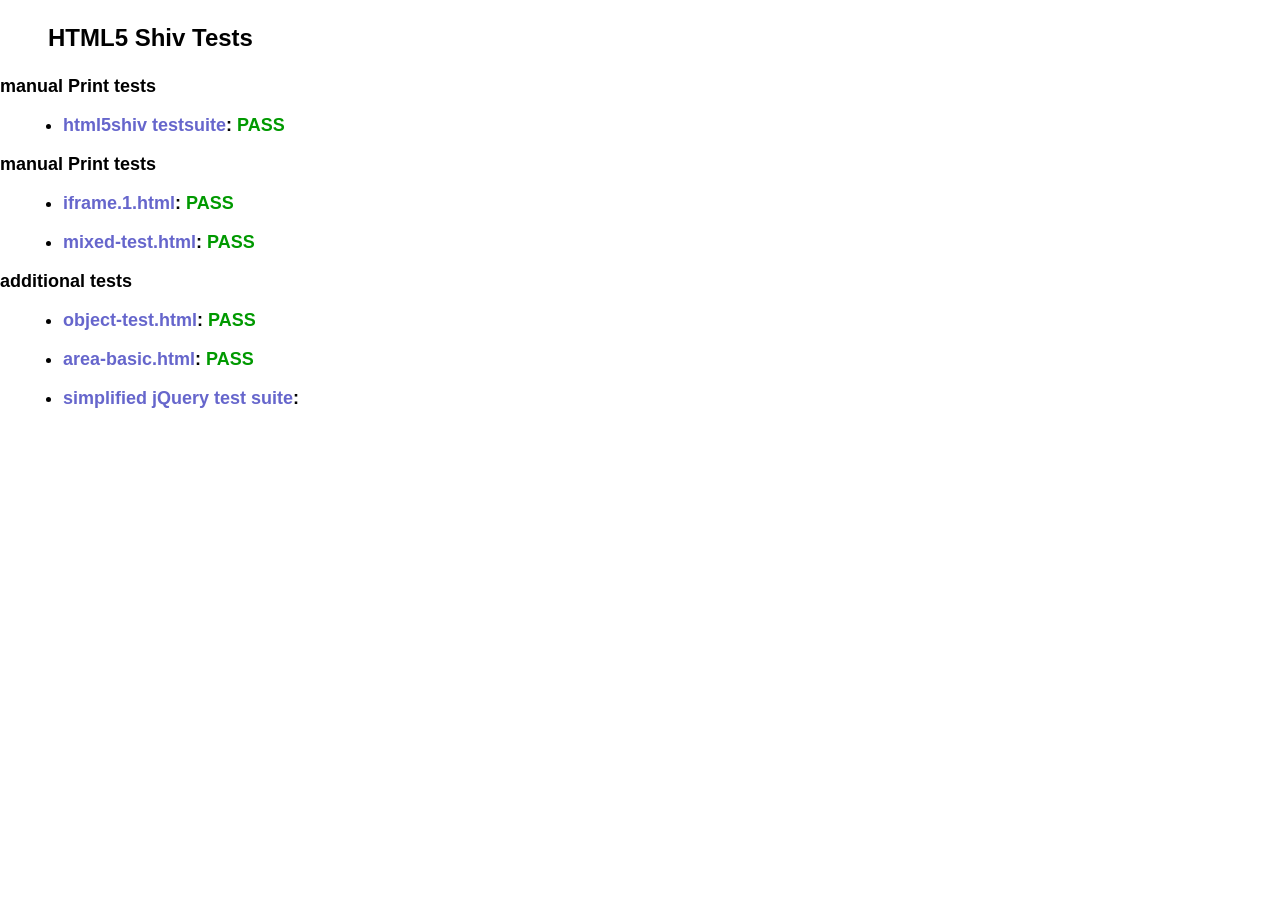
<file: ie/html5shiv/test/index.html>
<!doctype html>
<html>
	<head>
		<meta charset="utf-8">
		<title>IE&lt;9 HTML5 Shiv Tests</title>
		<link rel="stylesheet" href="style.css">
		<script src="../src/html5shiv-printshiv.js"></script>
	</head>
	<body>
		<h1>
			HTML5 Shiv Tests
		</h1>
		<h2>manual Print tests</h2>
		<ul>
			<li>
				<a href="html5shiv.html">html5shiv testsuite</a>: <span class="pass">PASS</span>
			</li>
			
		</ul>
		<h2>manual Print tests</h2>
		<ul>
			<li>
				<a href="iframe.1.html">iframe.1.html</a>: <span class="pass">PASS</span>
			</li>
			<li>
				<a href="mixed-test.html">mixed-test.html</a>: <span class="pass">PASS</span>
			</li>
			
		</ul>
		<h2>additional tests</h2>
		<ul>
			
			<li>
				<a href="object-test.html">object-test.html</a>: <span class="pass">PASS</span>
			</li>
			
			<li>
				<a href="highcharts/area-basic.html">area-basic.html</a>: <span class="pass">PASS</span>
			</li>
			<li>
				<a href="jquery-1.7.1/index.html">simplified jQuery test suite</a>:
			</li>
		</ul>
	<body>
</html>
</file>
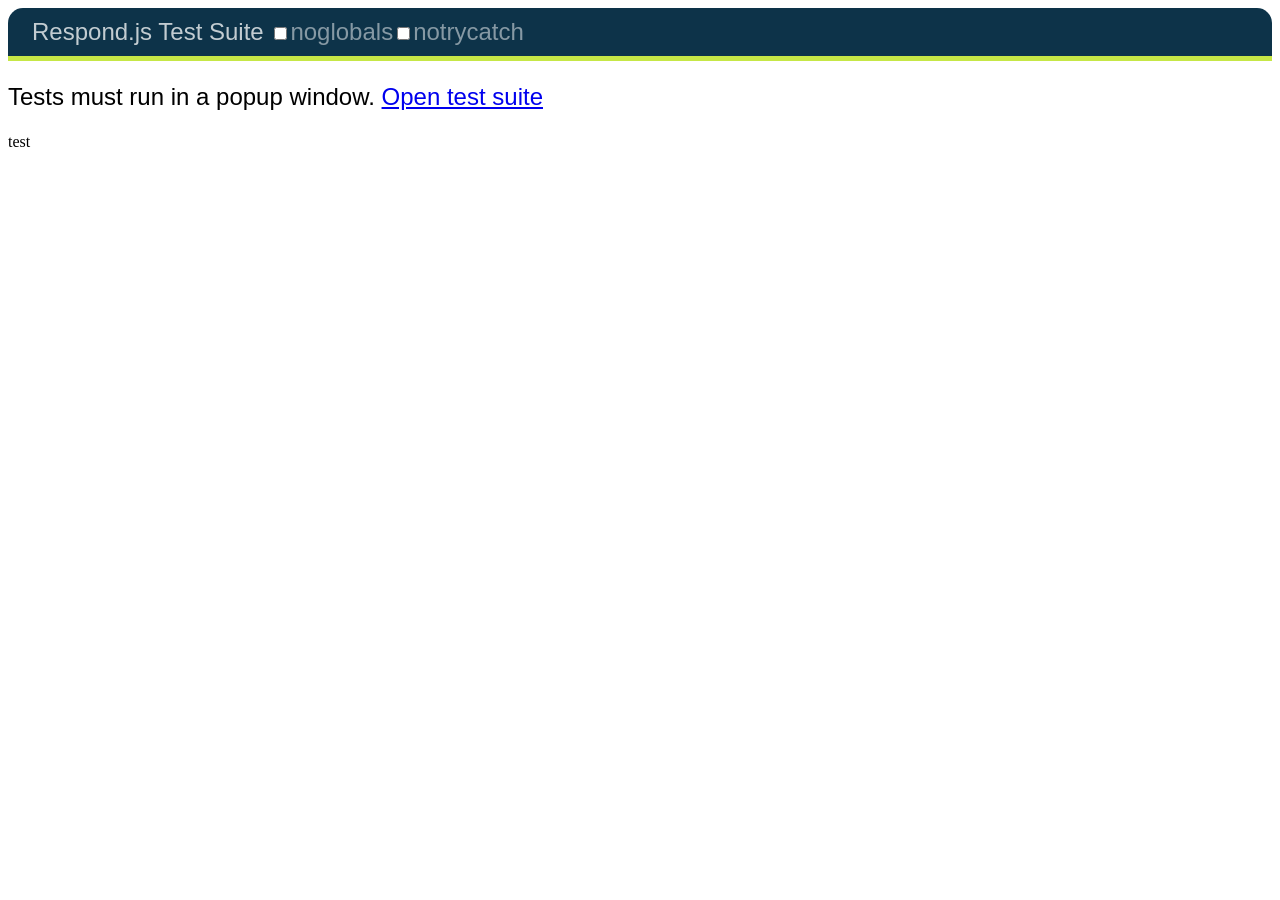
<file: ie/Respond-1.4.2/test/unit/index.html>
<!DOCTYPE html>
<html>
<head>
	<meta charset="utf-8" />
	<title>Respond.js Test Suite</title>
	<link rel="stylesheet" href="qunit/qunit.css" media="screen">
	<script src="qunit/qunit.js"></script>
	<link href="test.css" rel="stylesheet" />
	<link href="test2.css" media="screen and (min-width: 950px)" rel="stylesheet" />
	<link href="test3.css" media="screen and (min-width: 68.75em)" rel="stylesheet" />
	<script src="../../dest/respond.src.js"></script>
	<script src="tests.js"></script>

</head>
<body>
	<h1 id="qunit-header">Respond.js Test Suite</h1>
	<h2 id="qunit-banner"></h2>
	<div id="qunit-testrunner-toolbar"></div>
	<h2 id="qunit-userAgent"></h2>
	<ol id="qunit-tests"></ol>
	
	<!-- tests must run in new window -->
	<div id="launcher"></div>
	
	<!-- elem for applying css via queries -->
	<div id="testelem" class="foo">test</div>
	
</body>
</html>
</file>
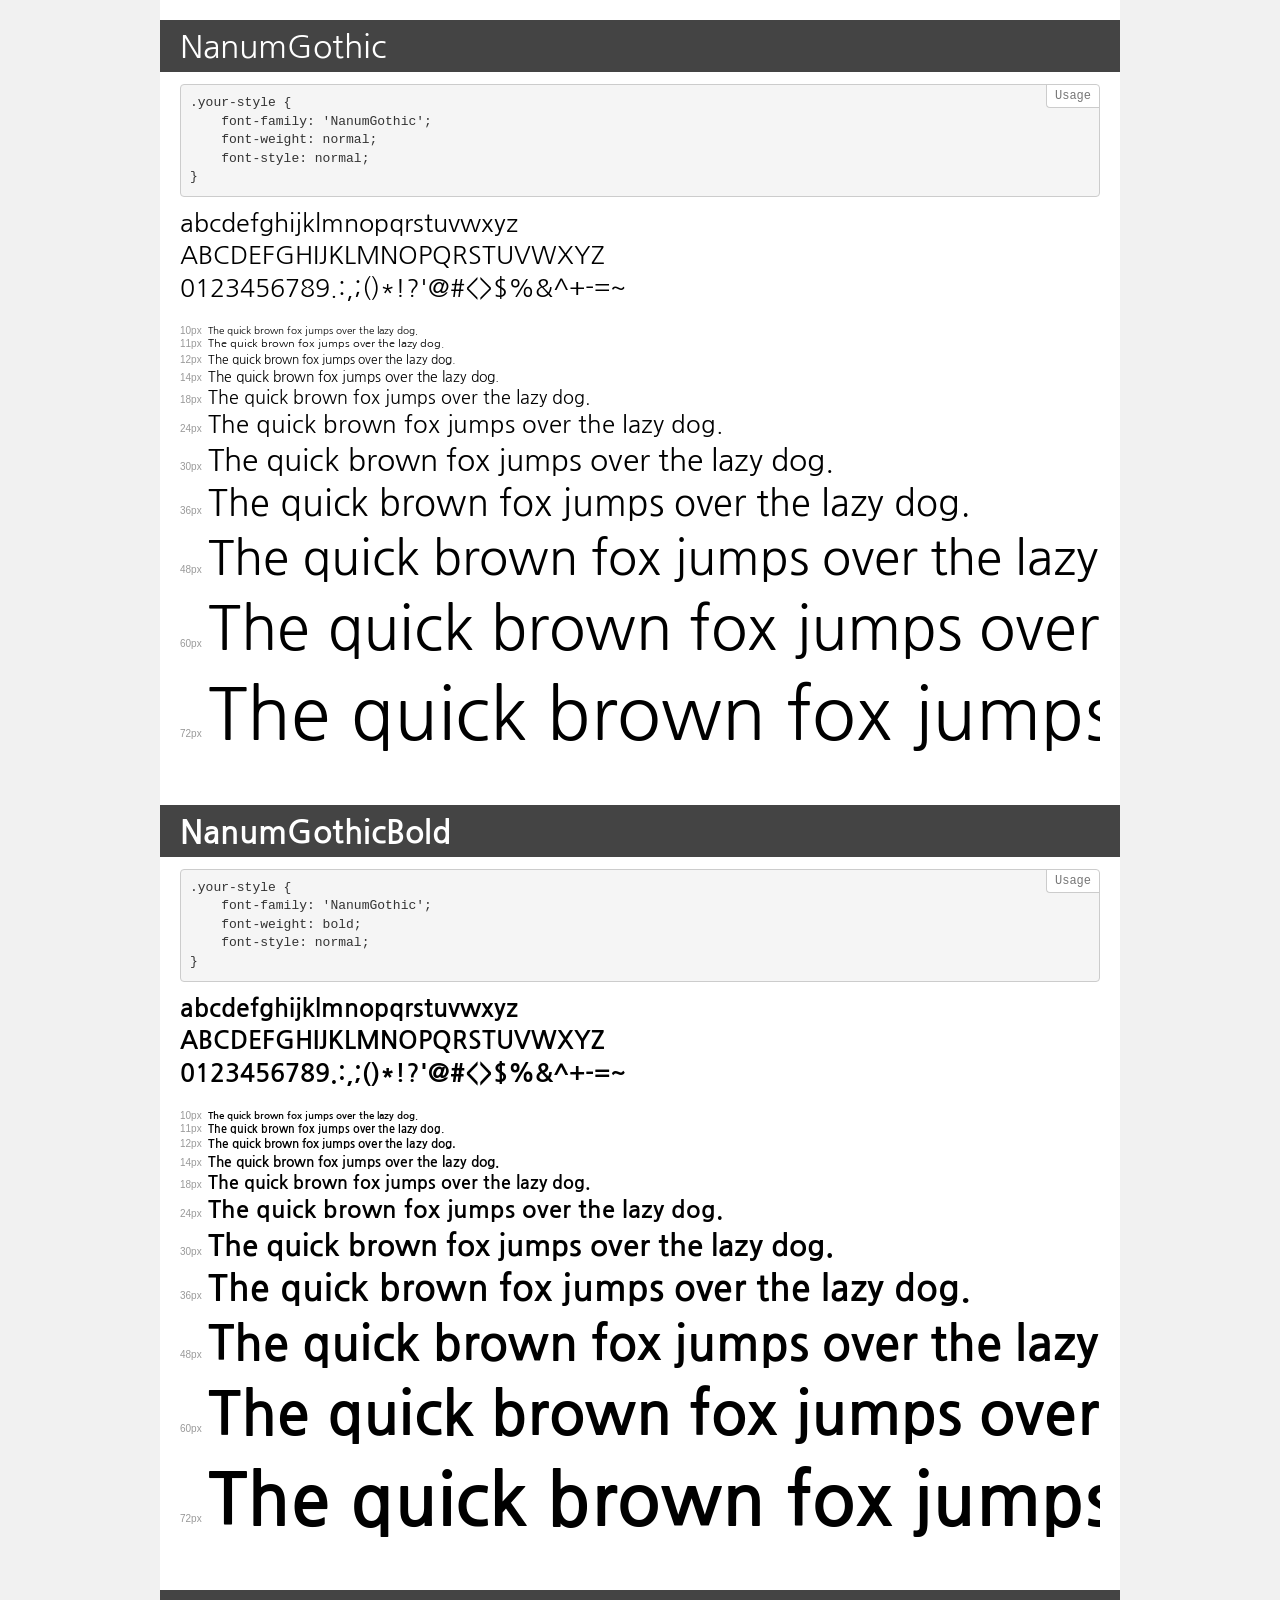
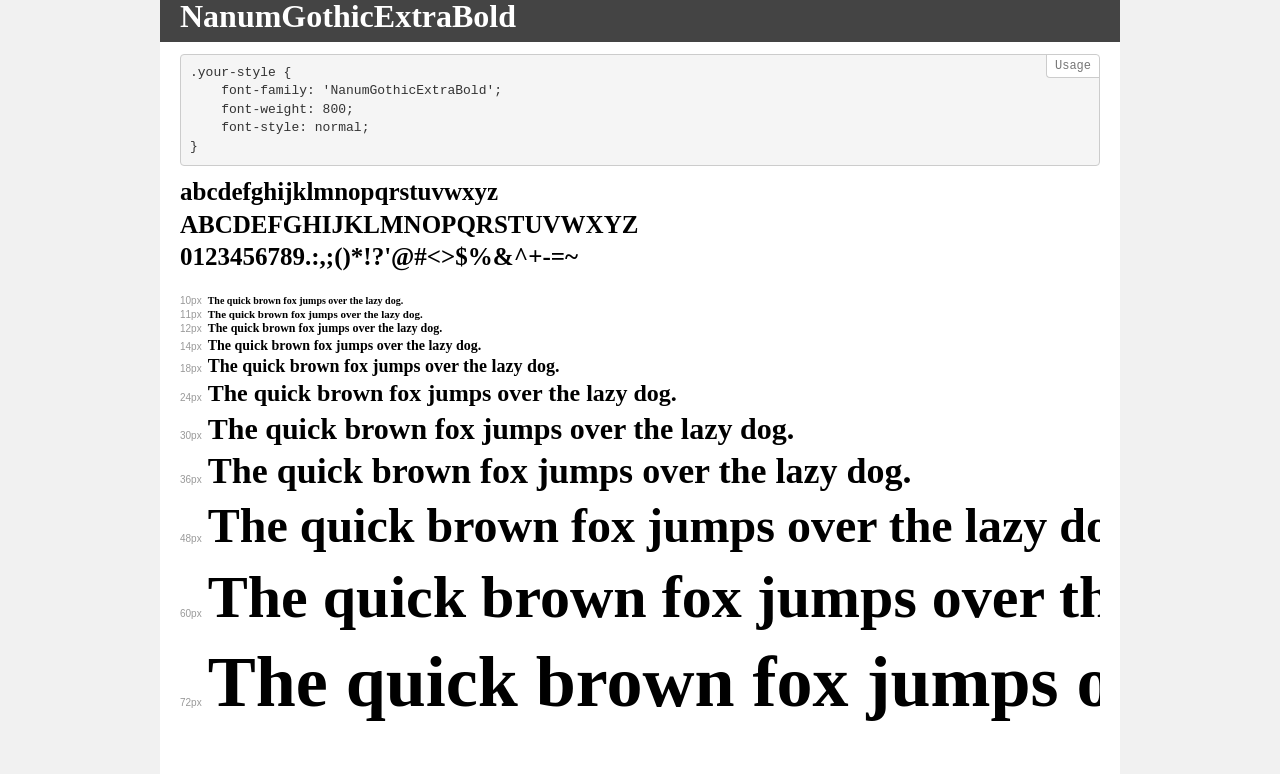
<file: font/demo.html>
<!DOCTYPE html>
<html>
<head>
    <meta charset="utf-8">
    <meta http-equiv="X-UA-Compatible" content="IE=edge">
    <meta name="viewport" content="width=device-width, initial-scale=1">
    <meta name="robots" content="noindex, noarchive">
    <meta name="format-detection" content="telephone=no">
    <title>Transfonter demo</title>
    <link href="stylesheet.css" rel="stylesheet">
    <style>
        /*
        http://meyerweb.com/eric/tools/css/reset/
        v2.0 | 20110126
        License: none (public domain)
        */
        html, body, div, span, applet, object, iframe,
        h1, h2, h3, h4, h5, h6, p, blockquote, pre,
        a, abbr, acronym, address, big, cite, code,
        del, dfn, em, img, ins, kbd, q, s, samp,
        small, strike, strong, sub, sup, tt, var,
        b, u, i, center,
        dl, dt, dd, ol, ul, li,
        fieldset, form, label, legend,
        table, caption, tbody, tfoot, thead, tr, th, td,
        article, aside, canvas, details, embed,
        figure, figcaption, footer, header, hgroup,
        menu, nav, output, ruby, section, summary,
        time, mark, audio, video {
            margin: 0;
            padding: 0;
            border: 0;
            font-size: 100%;
            font: inherit;
            vertical-align: baseline;
        }
        /* HTML5 display-role reset for older browsers */
        article, aside, details, figcaption, figure,
        footer, header, hgroup, menu, nav, section {
            display: block;
        }
        body {
            line-height: 1;
        }
        ol, ul {
            list-style: none;
        }
        blockquote, q {
            quotes: none;
        }
        blockquote:before, blockquote:after,
        q:before, q:after {
            content: '';
            content: none;
        }
        table {
            border-collapse: collapse;
            border-spacing: 0;
        }
        /* common styles */
        body {
            background: #f1f1f1;
            color: #000;
        }
        .page {
            background: #fff;
            width: 920px;
            margin: 0 auto;
            padding: 20px 20px 0 20px;
            overflow: hidden;
        }
        .font-container {
            overflow-x: auto;
            overflow-y: hidden;
            margin-bottom: 40px;
            line-height: 1.3;
            white-space: nowrap;
            padding-bottom: 5px;
        }
        h1 {
            position: relative;
            background: #444;
            font-size: 32px;
            color: #fff;
            padding: 10px 20px;
            margin: 0 -20px 12px -20px;
        }
        .letters {
            font-size: 25px;
            margin-bottom: 20px;
        }
        .s10:before {
            content: '10px';
        }
        .s11:before {
            content: '11px';
        }
        .s12:before {
            content: '12px';
        }
        .s14:before {
            content: '14px';
        }
        .s18:before {
            content: '18px';
        }
        .s24:before {
            content: '24px';
        }
        .s30:before {
            content: '30px';
        }
        .s36:before {
            content: '36px';
        }
        .s48:before {
            content: '48px';
        }
        .s60:before {
            content: '60px';
        }
        .s72:before {
            content: '72px';
        }
        .s10:before, .s11:before, .s12:before, .s14:before,
        .s18:before, .s24:before, .s30:before, .s36:before,
        .s48:before, .s60:before, .s72:before {
            font-family: Arial, sans-serif;
            font-size: 10px;
            font-weight: normal;
            font-style: normal;
            color: #999;
            padding-right: 6px;
        }
        pre {
            display: block;
            position: relative;
            padding: 9px;
            margin: 0 0 10px;
            font-family: Monaco, Menlo, Consolas, "Courier New", monospace !important;
            font-size: 13px;
            line-height: 1.428571429;
            color: #333;
            font-weight: normal !important;
            font-style: normal !important;
            background-color: #f5f5f5;
            border: 1px solid #ccc;
            overflow-x: auto;
            border-radius: 4px;
        }
        pre:after {
            display: block;
            position: absolute;
            right: 0;
            top: 0;
            content: 'Usage';
            line-height: 1;
            padding: 5px 8px;
            font-size: 12px;
            color: #767676;
            background-color: #fff;
            border: 1px solid #ccc;
            border-right: none;
            border-top: none;
            border-radius: 0 4px 0 4px;
            z-index: 10;
        }
        /* responsive */
        @media (max-width: 959px) {
            .page {
                width: auto;
                margin: 0;
            }
        }
    </style>
</head>
<body>
<div class="page">
    <div class="demo" style="font-family: 'NanumGothic'; font-weight: normal; font-style: normal;">
        <h1>NanumGothic</h1>
        <pre>.your-style {
    font-family: 'NanumGothic';
    font-weight: normal;
    font-style: normal;
}</pre>
        <div class="font-container">
            <p class="letters">
                abcdefghijklmnopqrstuvwxyz<br>
ABCDEFGHIJKLMNOPQRSTUVWXYZ<br>
                0123456789.:,;()*!?'@#<>$%&^+-=~
            </p>
            <p class="s10" style="font-size: 10px;">The quick brown fox jumps over the lazy dog.</p>
            <p class="s11" style="font-size: 11px;">The quick brown fox jumps over the lazy dog.</p>
            <p class="s12" style="font-size: 12px;">The quick brown fox jumps over the lazy dog.</p>
            <p class="s14" style="font-size: 14px;">The quick brown fox jumps over the lazy dog.</p>
            <p class="s18" style="font-size: 18px;">The quick brown fox jumps over the lazy dog.</p>
            <p class="s24" style="font-size: 24px;">The quick brown fox jumps over the lazy dog.</p>
            <p class="s30" style="font-size: 30px;">The quick brown fox jumps over the lazy dog.</p>
            <p class="s36" style="font-size: 36px;">The quick brown fox jumps over the lazy dog.</p>
            <p class="s48" style="font-size: 48px;">The quick brown fox jumps over the lazy dog.</p>
            <p class="s60" style="font-size: 60px;">The quick brown fox jumps over the lazy dog.</p>
            <p class="s72" style="font-size: 72px;">The quick brown fox jumps over the lazy dog.</p>
        </div>
    </div>
    <div class="demo" style="font-family: 'NanumGothic'; font-weight: bold; font-style: normal;">
        <h1>NanumGothicBold</h1>
        <pre>.your-style {
    font-family: 'NanumGothic';
    font-weight: bold;
    font-style: normal;
}</pre>
        <div class="font-container">
            <p class="letters">
                abcdefghijklmnopqrstuvwxyz<br>
ABCDEFGHIJKLMNOPQRSTUVWXYZ<br>
                0123456789.:,;()*!?'@#<>$%&^+-=~
            </p>
            <p class="s10" style="font-size: 10px;">The quick brown fox jumps over the lazy dog.</p>
            <p class="s11" style="font-size: 11px;">The quick brown fox jumps over the lazy dog.</p>
            <p class="s12" style="font-size: 12px;">The quick brown fox jumps over the lazy dog.</p>
            <p class="s14" style="font-size: 14px;">The quick brown fox jumps over the lazy dog.</p>
            <p class="s18" style="font-size: 18px;">The quick brown fox jumps over the lazy dog.</p>
            <p class="s24" style="font-size: 24px;">The quick brown fox jumps over the lazy dog.</p>
            <p class="s30" style="font-size: 30px;">The quick brown fox jumps over the lazy dog.</p>
            <p class="s36" style="font-size: 36px;">The quick brown fox jumps over the lazy dog.</p>
            <p class="s48" style="font-size: 48px;">The quick brown fox jumps over the lazy dog.</p>
            <p class="s60" style="font-size: 60px;">The quick brown fox jumps over the lazy dog.</p>
            <p class="s72" style="font-size: 72px;">The quick brown fox jumps over the lazy dog.</p>
        </div>
    </div>
    <div class="demo" style="font-family: 'NanumGothicExtraBold'; font-weight: 800; font-style: normal;">
        <h1>NanumGothicExtraBold</h1>
        <pre>.your-style {
    font-family: 'NanumGothicExtraBold';
    font-weight: 800;
    font-style: normal;
}</pre>
        <div class="font-container">
            <p class="letters">
                abcdefghijklmnopqrstuvwxyz<br>
ABCDEFGHIJKLMNOPQRSTUVWXYZ<br>
                0123456789.:,;()*!?'@#<>$%&^+-=~
            </p>
            <p class="s10" style="font-size: 10px;">The quick brown fox jumps over the lazy dog.</p>
            <p class="s11" style="font-size: 11px;">The quick brown fox jumps over the lazy dog.</p>
            <p class="s12" style="font-size: 12px;">The quick brown fox jumps over the lazy dog.</p>
            <p class="s14" style="font-size: 14px;">The quick brown fox jumps over the lazy dog.</p>
            <p class="s18" style="font-size: 18px;">The quick brown fox jumps over the lazy dog.</p>
            <p class="s24" style="font-size: 24px;">The quick brown fox jumps over the lazy dog.</p>
            <p class="s30" style="font-size: 30px;">The quick brown fox jumps over the lazy dog.</p>
            <p class="s36" style="font-size: 36px;">The quick brown fox jumps over the lazy dog.</p>
            <p class="s48" style="font-size: 48px;">The quick brown fox jumps over the lazy dog.</p>
            <p class="s60" style="font-size: 60px;">The quick brown fox jumps over the lazy dog.</p>
            <p class="s72" style="font-size: 72px;">The quick brown fox jumps over the lazy dog.</p>
        </div>
    </div>
</div>
</body>
</html>
</file>
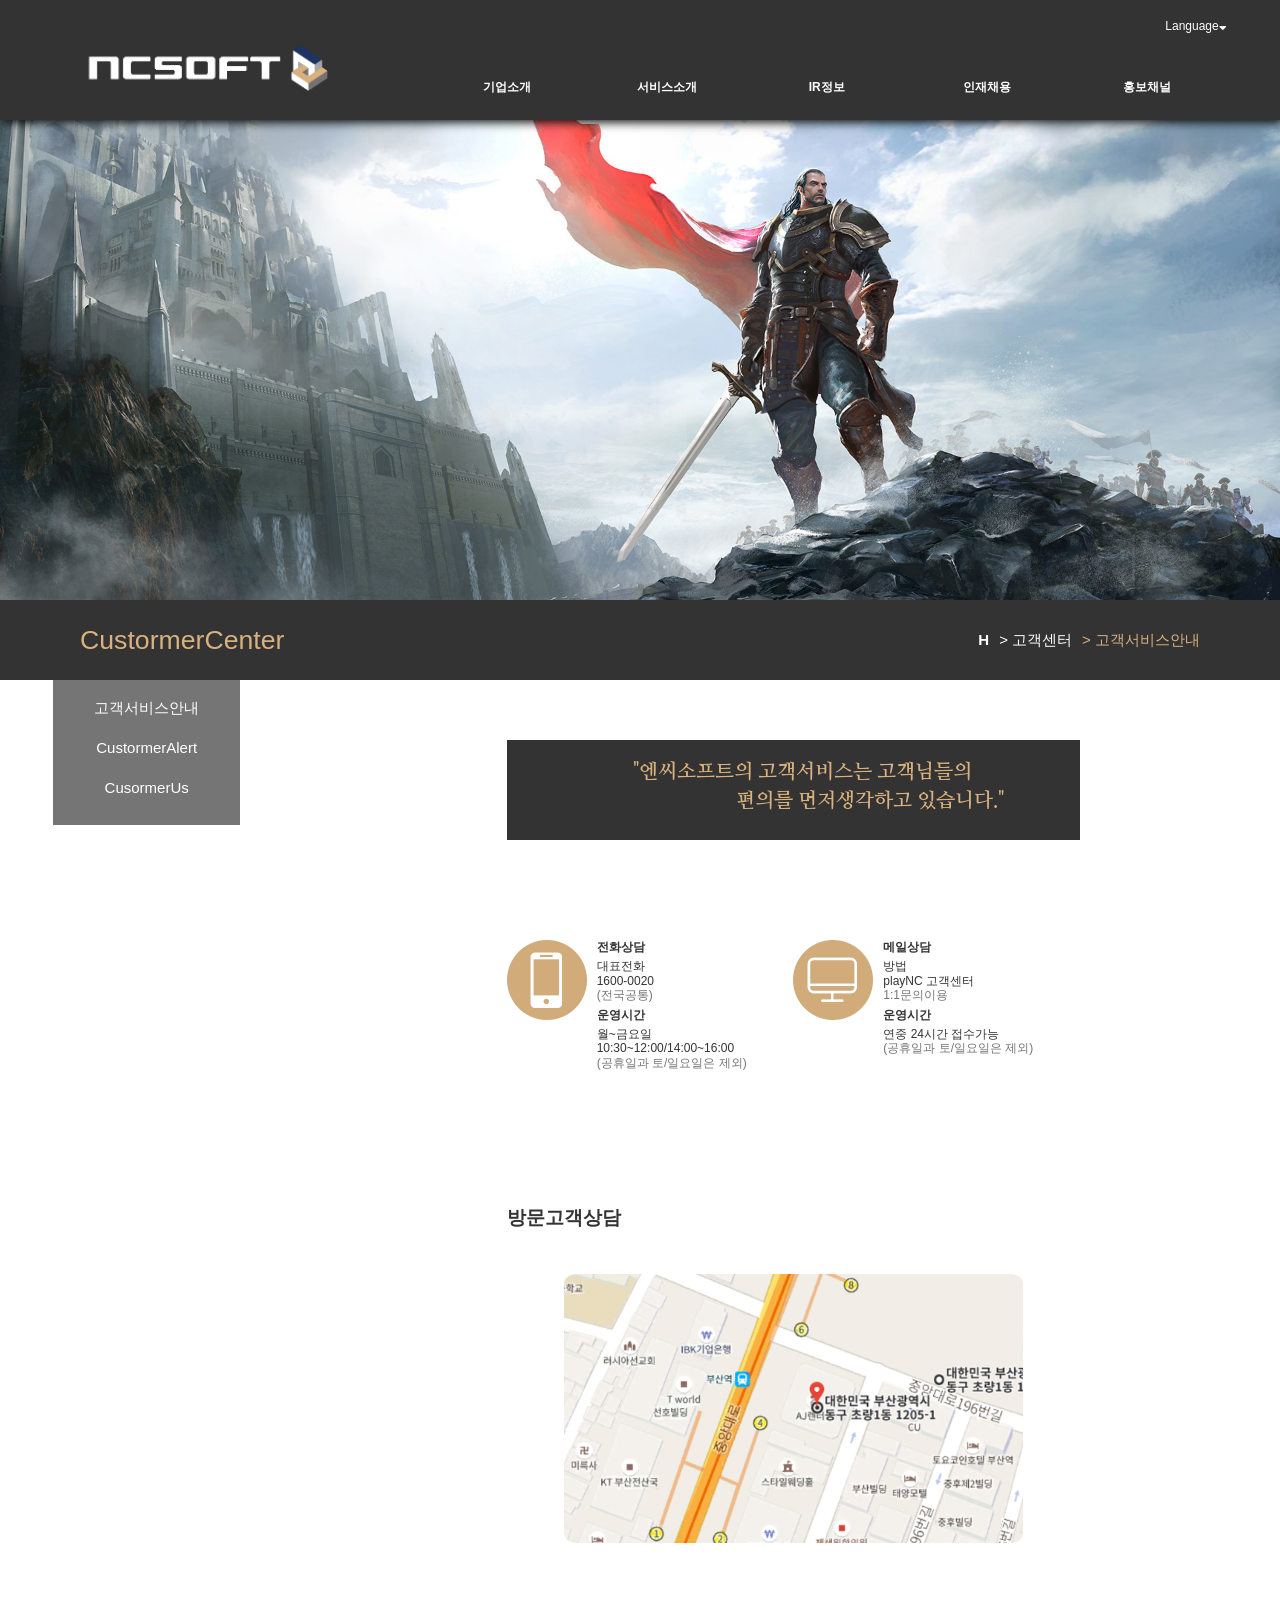
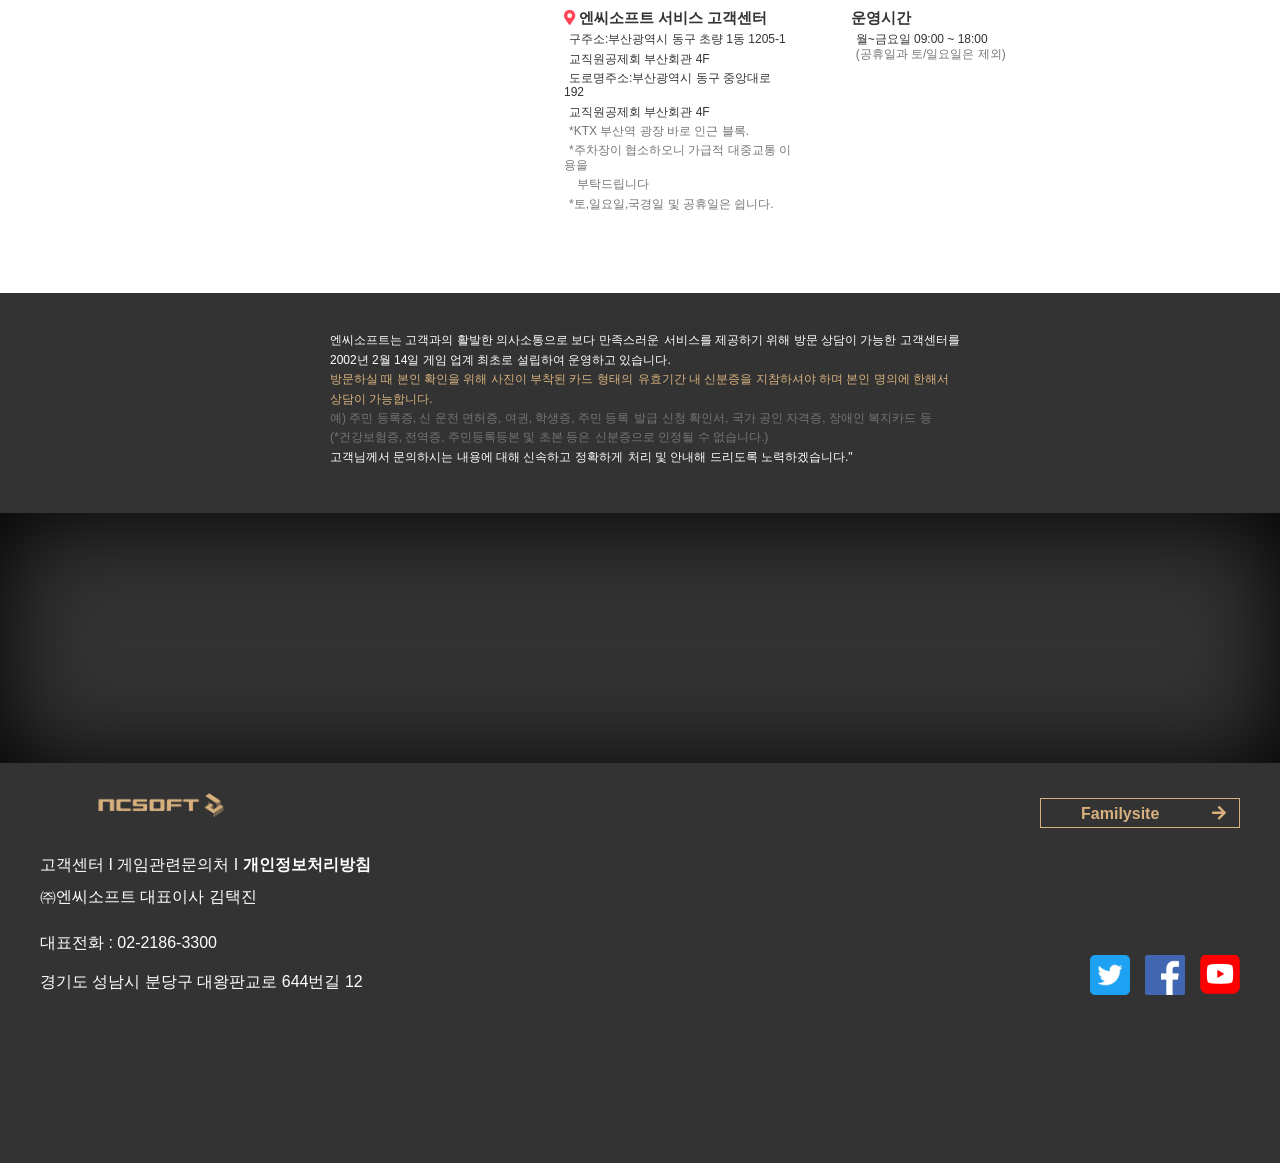
<file: html/nc_sub_cs.html>
<!DOCTYPE html> 
<!-- nc_sub_cs.html --> 
<html lang="ko-KR">  
<head>  
  <meta charset="UTF-8">
  <meta http-equiv="X-UA-Compatible" content="IE=edge" />
  <meta name="viewport" content="width=device-width,user-scalable=yes,initial-scale=1.0,maximum-cale3.0,minmum-scale=0.5">

<!-- normal -->
<link rel="stylesheet" href="../font/stylesheet.css" />
<link rel="stylesheet" href="../css/base/reset.css" />
<link rel="stylesheet" href="../css/base/common.css" />
<link rel="stylesheet" href="../css/src/nc_sub_cs.css" />
<link href="https://fonts.googleapis.com/css?family=Nanum+Gothic|Nanum+Myeongjo" rel="stylesheet" />
<link rel="stylesheet" href="https://use.fontawesome.com/releases/v5.6.3/css/all.css" integrity="sha384-UHRtZLI+pbxtHCWp1t77Bi1L4ZtiqrqD80Kn4Z8NTSRyMA2Fd33n5dQ8lWUE00s/" crossorigin="anonymous" />
 <!-- normal end-->
 
 <!-- link:touch (apple)-->
  <link rel="apple-touch-icon" href="../nc.png">
  <!-- link:favicon -->
  <link rel="shortcut icon" type="image/x-icon" href="../nc.png">

  <!--[if lte ie 9]>
      <srcipt src="../ie/html5shiv/dist/html5shiv.js"><srcipt>     
      <srcipt src="../ie/css3pie/PIE_IE9.js"><srcipt>
      <srcipt src="../ie/ie9.min.js"></srcipt>
      <srcipt src="../ie/respond/dest/respond.min.js"></srcipt>
      <link rel="stylesheet" href="../css/src/file name_forIE.css" />
    <![endif]-->  

    
    <title>NCsoft</title>
</head>
<body>
  <!-- layout -->

  <div id="wrap">

<!-- header============================================ -->
  <header id="headBox">
    <h1><a href="nc_main.html"><span class="nc_logo">ncsoft</span></a></h1>

    <nav class ="gnbBox">
      <h2 class="hidden">gnb영역</h2>
      <div class="language"><a href="#">language<i class="fas fa-sort-down"></i></a></div>
      <div class="gnb_btn">
        <a href="#"><span class="hidden">navigation button</span></a>
      </div><!--======mobible gnb button====-->

      <ul>
         <li class="main_gnb"><a href="#">기업소개</a>
            <ul class="sub sub_gnb_01">
              <li><a href="#">기업개요</a></li>
              <li><a href="#">기업문화</a></li>
              <li><a href="#">기업연혁</a></li>
              <li><a href="#">CEO메시지</a></li>
              <li><a href="#">RnD센터</a></li>
              <li><a href="#">견학신청</a></li>
              <li><a href="#">글로벌네트워크</a></li>
              <li><a href="#">CI소개</a></li>
              <li><a href="#">정보보호현황</a></li>
            </ul>
         </li>
         <li class="main_gnb"><a href="#">서비스소개</a>
            <ul class="sub sub_gnb_02">
              <li><a href="#">전체서비스</a></li>
              <li><a href="#">MMORPG</a></li>
              <li><a href="#">모바일</a></li>
              <li><a href="#">캐주얼</a></li>
            </ul>
         </li>
         <li class="main_gnb"><a href="#">ir정보</a>
            <ul class="sub sub_gnb_03">
              <li><a href="#">기업지배구조</a></li>
              <li><a href="#">공시정보</a></li>
              <li><a href="#">주가정보</a></li>
              <li><a href="#">IR자료실</a></li>
              <li><a href="#">재무정보</a></li>
              <li><a href="#">주주총회</a></li>
              <li><a href="#">공고</a></li>
            </ul>
         </li>
         <li class="main_gnb"><a href="#">인재채용</a>
            <ul class="sub sub_gnb_04">
              <li><a href="#">입사지원</a></li>
              <li><a href="#">인사제도</a></li>
              <li><a href="#">채용문의</a></li>
              <li><a href="#">채용알림서비스</a></li>
            </ul>
         </li>
         <li class="main_gnb"><a href="#">홍보채널</a>
            <ul class="sub sub_gnb_05">
              <li><a href="#">보도자료</a></li>
              <li><a href="#">언론보도</a></li>
              <li><a href="#">미디어행사</a></li>
              
            </ul>
         </li> 
      </ul>
      
    </nav>
  </header> 
<!-- media================================================================ -->
  <div id="media">
    <h2 class="hidden">미디어 영역</h2>
   <div class="sub_img_box">
     <h2 class="hidden">미디어 영역</h2>
    <div class="media_btn_box">
      <button type="button" class="media_next"><span class="hidden">우</span></button>
      <button type="button" class="media_prev"><span class="hidden">좌</span></button>
    </div>
    <div class="media_indicator">
      <ul>
        <li><span class="hidden">패밀리 사이트 링크_01</span></li>
        <li><span class="hidden">패밀리 사이트 링크_02</span></li>
        <li><span class="hidden">패밀리 사이트 링크_03</span></li><!--======인디케이터 들어갈 자리=========-->
      </ul>
    </div>
  </div>
   </div>

<!--section(page nav bar)======================================================== -->
<section id="pageBar">
  <h2 class="hidden">페이지 길잡이 영역입니다.</h2>
  <p>CustormerCenter</p>
  <div class="page_nav">
    <p><i wai-aria="true"><a href="nc_main.html">H</a></i><span class="hidden">메인페이지로 이동</span></p>
    <p> 고객센터</p>
    <p> 고객서비스안내</p>
    <!-- 비포써서 > 만들기 -->
  </div>
</section>

<!-- aside(sub메뉴 리모컨)================================================================== -->
<!-- 모바일버전:슬라이드  , pc버전:fixed  -->
<aside id ="sideBox">
  <h2 class="hidden">보조 메뉴 영역입니다.</h2>
    <div class="slide_menu_wrap fixed_menu_wrap">
    <ul>
      <li><a href="#">고객서비스안내</a></li>
      <li><a href="#">CustormerAlert</a></li>
      <li><a href="#">CusormerUs</a></li>
     
    </ul>
  </div>
</aside>

<!-- conBox====================================================== -->
<section id="conBox">
  <h2 class="hidden">고객센터 안내</h2>
  <div class="contents_wrap">
  <div class="head_text">
    <p>"엔씨소프트의 고객서비스는 고객님들의</p>
    <p>편의를 먼저생각하고 있습니다."</p></div>
  <div class="cs_contents">
    <div class="cs_box_01">
      <h3 class="hidden">전화상담</h3>
        <div class="cs_img cs_img_01">
          <p class="hidden">휴대폰이미지</p>
        </div>
        <div class="cs_text_01">
          <dl>
            <dt class="tel_dt_01">전화상담</dt>
            <dd>대표전화</dd>
            <dd>1600-0020<p>(전국공통)</p></dd>
        </dl>
         <dl>   
            <dt class="tel_dt_02">운영시간</dt>
            <dd>월~금요일</dd>
            <dd>10:30~12:00/14:00~16:00<p>(공휴일과 토/일요일은 제외)<p></dd>
            
          </dl>
        </div>
    </div>
    <div class="cs_box_02">
      <h3 class="hidden">메일상담</h3>
      <div class="cs_img cs_img_02">
        <p class="hidden">피씨이미지</p>
      </div>
      <div class="cs_text_02">
         <dl>
            <dt class="pc_dt_01">메일상담</dt>
            <dd>방법</dd>
            <dd>playNC 고객센터<p>1:1문의이용</p></dd>
         </dl>
         <dl>
            <dt class="pc_dt_02">운영시간</dt>
            <dd>연중 24시간 접수가능<p>(공휴일과 토/일요일은 제외)</p></dd>
         </dl>   
      </div>
    </div>

    <div class="cs_box_03">
      <h3>방문고객상담</h3>
      <div class="cs_img_03">
        <p class="hidden">지도이미지</p>
      </div>
      <div class="cs_text_03">
        <dl>
          <dt><i class="fas fa-map-marker-alt"></i> 엔씨소프트 서비스 고객센터</dt>
          <dd>구주소:부산광역시 동구 초량 1동 1205-1</dd>
          <dd>교직원공제회 부산회관 4F</dd>
          <dd>도로명주소:부산광역시 동구 중앙대로 192</dd>
          <dd>교직원공제회 부산회관 4F</dd>
          <dd><p>*KTX 부산역 광장 바로 인근 블록.</p></dd>
          <dd><p>*주차장이 협소하오니 가급적 대중교통 이용을</p></dd>
          <dd><p class="indent_text">부탁드립니다</p></dd>
          <dd><p class="mg_bt">*토,일요일,국경일 및 공휴일은 쉽니다.</p></dd>
        </dl>
        <dl>
          <dt>운영시간</dt>
          <dd>월~금요일 09:00 ~ 18:00<p>(공휴일과 토/일요일은 제외)</p></dd>
        </dl>
          
      </div>
    </div>
  </div>
  </div> 

  <div class="bottom_text">
  <div class="bottom_text_wrap">   
  <p>엔씨소프트는 고객과의 활발한 의사소통으로 보다 만족스러운 </p>
  <p>서비스를 제공하기 위해 방문 상담이 가능한 고객센터를 </p>
  <p>2002년 2월 14일 게임 업계 최초로 설립하여 운영하고 있습니다.</p>
  <p>방문하실 때 본인 확인을 위해 사진이 부착된 카드 형태의</p>
  <p>유효기간 내 신분증을 지참하셔야 하며 본인 명의에 한해서</p>
  <p>상담이 가능합니다.</p>
  <p>예) 주민 등록증, 신 운전 면허증, 여권, 학생증, 주민 등록</p>
  <p>발급 신청 확인서, 국가 공인 자격증, 장애인 복지카드 등</p>
  <p>(*건강보험증, 전역증, 주민등록등본 및 초본 등은 </p>
  <p>신분증으로 인정될 수 없습니다.)</p>
  <p>고객님께서 문의하시는 내용에 대해 신속하고 정확하게</p>
  <p>처리 및 안내해 드리도록 노력하겠습니다."</p>
  </div>
</div>
</section>
<!-- etcarea=============================== -->

<article id="article_02">
  <h2 class="hidden">디자인 이미지</h2>
<div class="bg_fixed"></div>
</article>



<!-- btn======================================== -->
    <div id="bring_btn"><a href="#headBox"><i class="fas fa-angle-up"></i><p>TOP</p></a></div>
  <!-- footer================================== -->
  <footer id="footBox">
   <h2 class="hidden">footer영역</h2>
    <div id="footerWrap">
      <div class="family_site">familysite<div class="family_btn"><i class="fas fa-arrow-right"></i></div></div>
      <div class="footer_logo"><a href="nc_main.html"></a><span class="hidden">logo</span></div> 
        
      <div class="footer_info">
          <p><a href="#">고객센터</a> I 
          <a href="#">게임관련문의처</a> I 
          <strong><a href="#">개인정보처리방침</a></strong></p>
          <p>㈜엔씨소프트 대표이사 김택진<p>
          <p>대표전화 : 02-2186-3300<p>
          <address>경기도 성남시 분당구 대왕판교로 644번길 12</address> 
       </div>

      <div class="sns_link">
        <ul>
          <li><a href="#"><span class="hidden">twitter</span></a></li>
          <li><a href="#"><span class="hidden">facebook</span></a></li>
          <li><a href="#"><span class="hidden">youtube</span></a></li>
        </ul>
      </div>

    <div class="copy_box">© TAECO Corp.</div>
    </div>
   </footer>

  </div>  
  <!-- wrap end -->

 
  <!-- script(jQuery) -->
  <script src="../js/base/jquery-3.3.1.min.js"></script>
  <script src="../js/base/jquery-ui.min.js"></script>
 
</body>
</html>
</file>
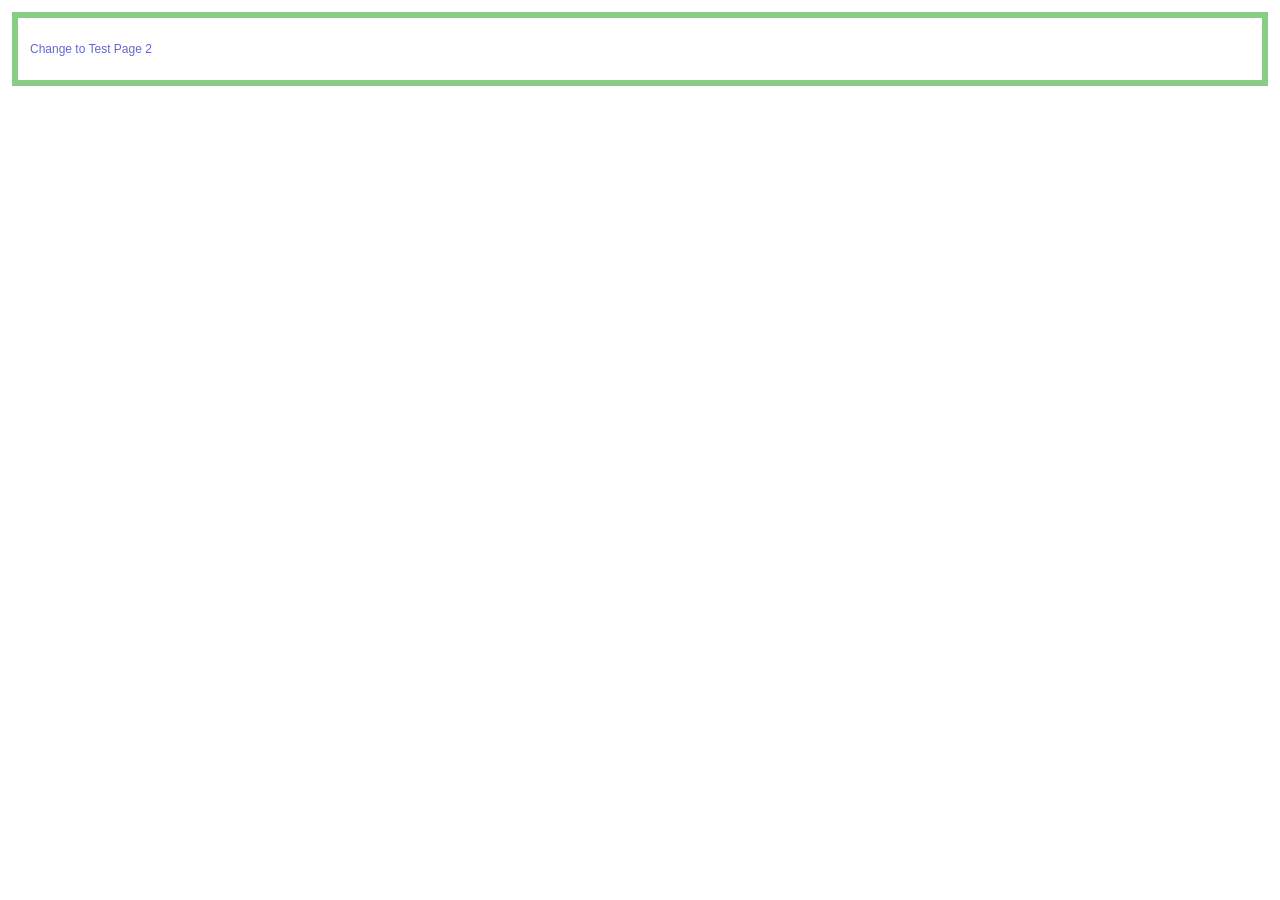
<file: ie/html5shiv/test/iframe.1-1.html>
<!doctype html>
<html>
	<head>
		<meta charset="utf-8">
		<title>Test 1</title>
		<link rel="stylesheet" href="style.css">
		<script src="../src/html5shiv-printshiv.js"></script>
	</head>
	<body>
		<section>
			<p><a href="iframe.1-2.html">Change to Test Page 2</a></p>
		</section>
	</body>
</html>
</file>
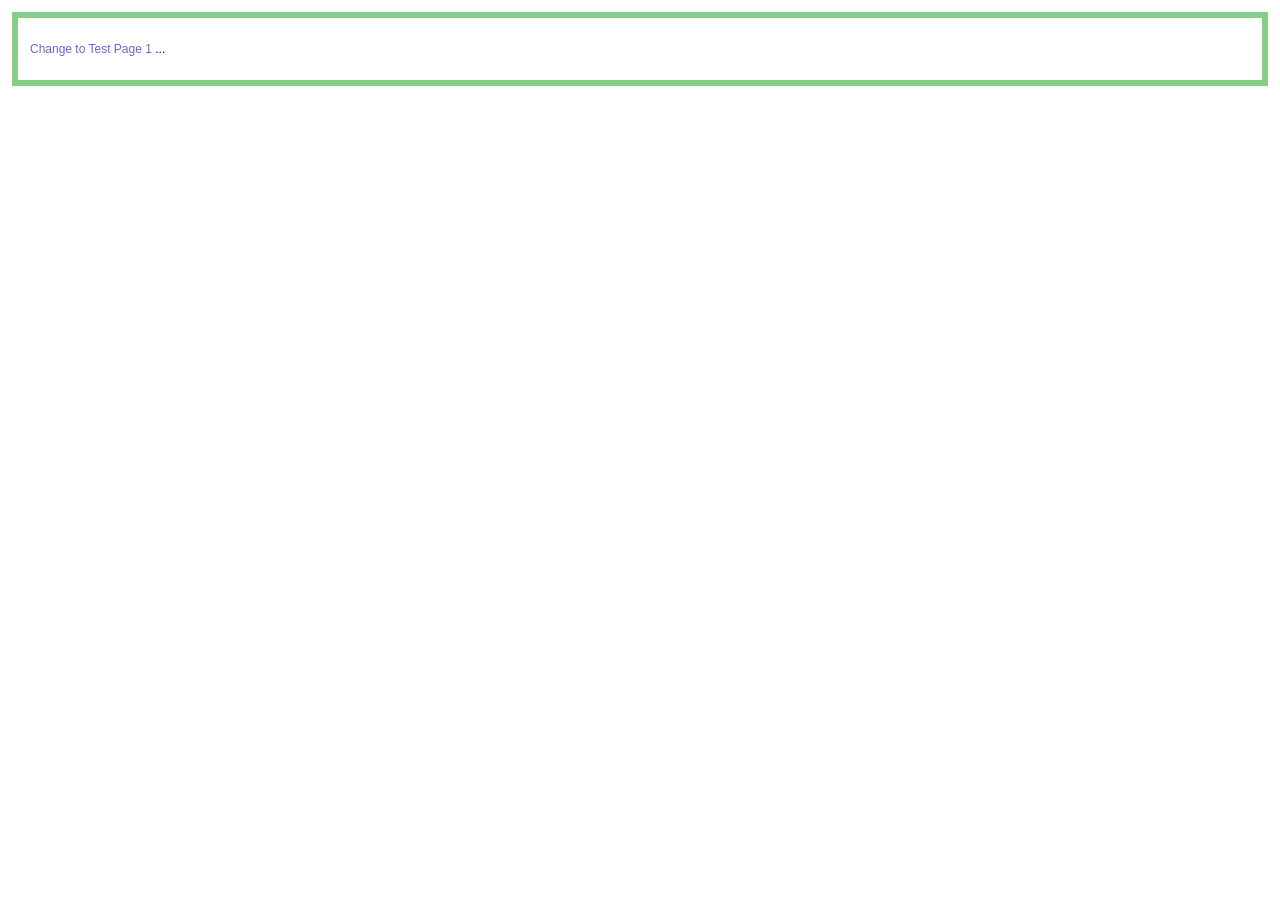
<file: ie/html5shiv/test/iframe.1-2.html>
<!doctype html>
<html>
	<head>
		<meta charset="utf-8">
		<title>Test 2</title>
		<link rel="stylesheet" href="style.css">
		<script src="../src/html5shiv-printshiv.js"></script>
	<body>
		<section>
			<p><a href="iframe.1-1.html">Change to Test Page 1</a> <span contenteditable>...</span></p>
		</section>
	</body>
</html>
</file>
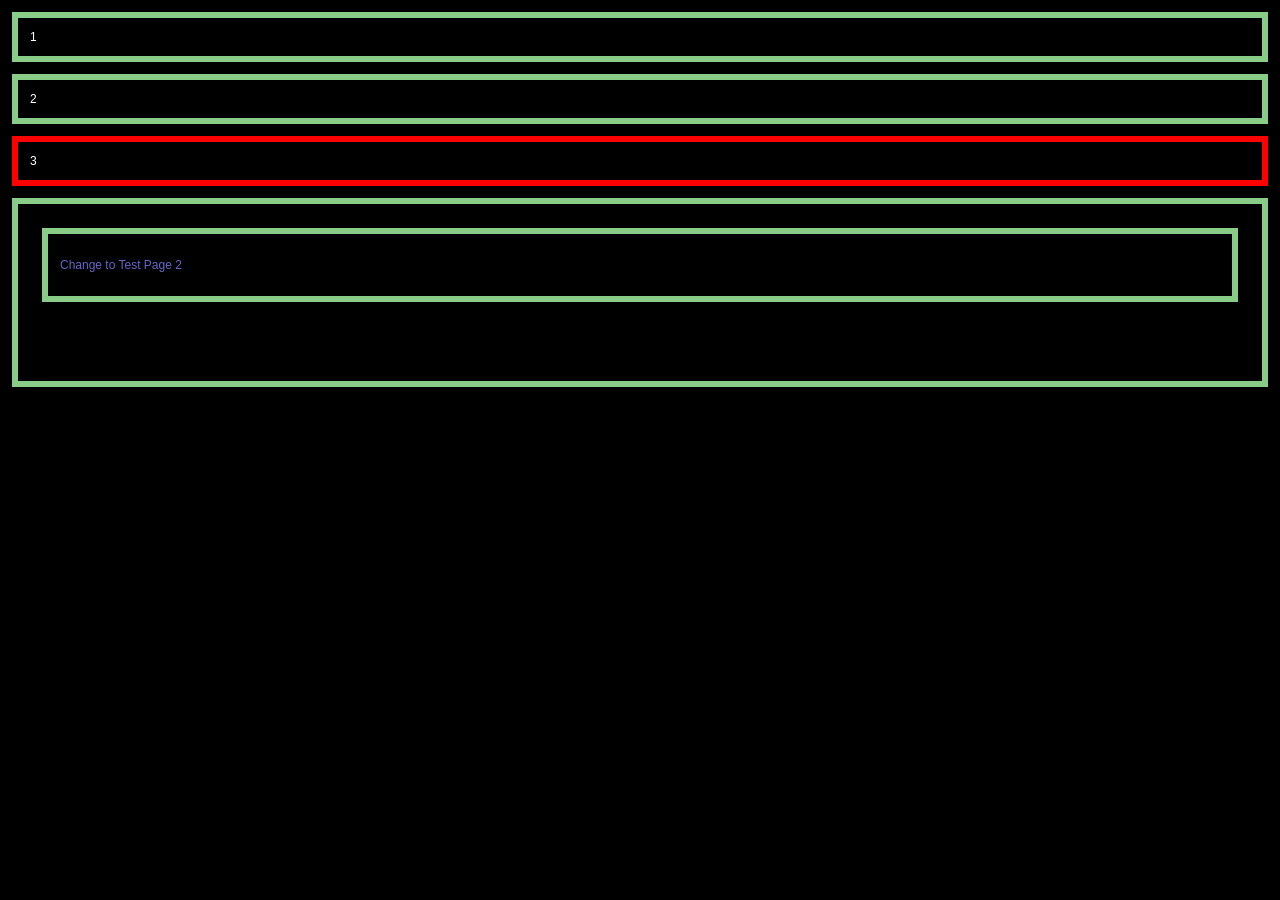
<file: ie/html5shiv/test/iframe.1.html>
<!doctype html>
<html>
	<head>
		<meta charset="utf-8">
		<title>HTML5Shiv</title>
		<link rel="stylesheet" href="style.css">
		<style>
			body {
				color: #fff;
				background: url(data/body-crash.jpg);
			}
		</style>
		<script src="../src/html5shiv-printshiv.js"></script>
		<script src="//use.typekit.com/fbz1vwc.js"></script>
		<script>
			Typekit.load();
		</script>
	</head>
	<body>
		<section>1</section>
		<section>2</section>
		<section style="border-color: red;">3</section>
		<section>
			<iframe src="iframe.1-1.html" style="width:100%;height:100%;" frameborder="0"></iframe>
		</section>
	</body>
</html>
</file>
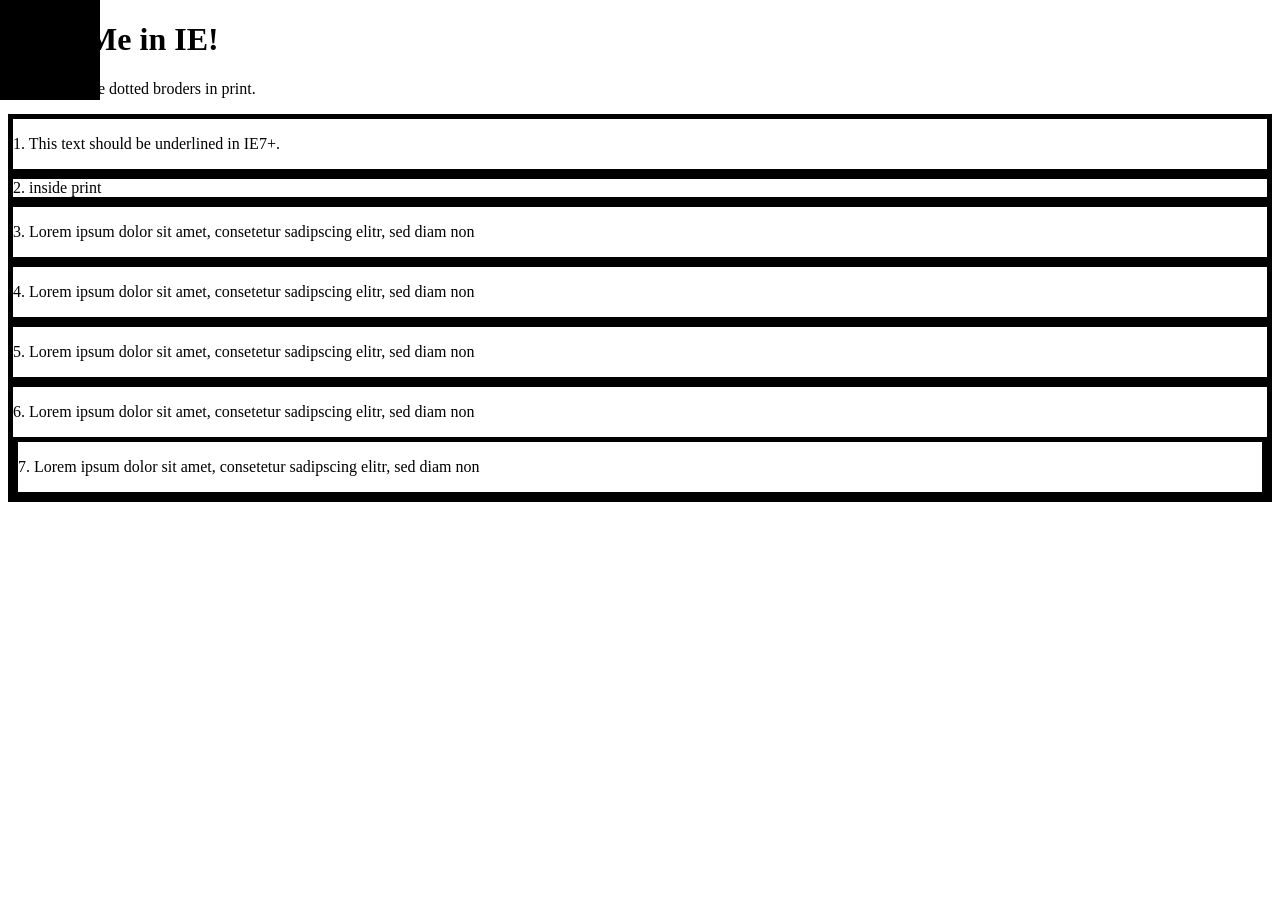
<file: ie/html5shiv/test/mixed-test.html>
<!doctype html>
<html>
	<head>
		<meta charset="utf-8">
		<title>IEPP Test Suite</title>
		<link rel="stylesheet" href="data/inline-mixed-media.css">
		<link rel="stylesheet" href="data/inline-print-media.css">
		<link rel="stylesheet" href="data/print.css" media="print">
		<link rel="stylesheet" href="data/screen.css" media="screen, projection">
		<link rel="stylesheet" href="data/print-styles.css" media="print">
		<style>
			body {
				background: url(data/body-crash.jpg) no-repeat;
			}
		</style>
		<style>
			form {
				margin: 0;
			}
			article#inline-print {
				border: 5px solid #000;
			}
			section div article {
				border: 5px solid #000;
			}
			section[data-article="article"] {
				border: 5px solid #000;
			}
		</style>
		<style media="print">
			article#inline-print {
				border: 5px dotted #000;
			}
			section div article {
				border: 5px dotted #000;
			}
			section[data-article="article"] {
				border: 5px dotted #000;
			}
			p+article {
				text-decoration: underline;
			}
		</style>
		<script src="../src/html5shiv-printshiv.js"></script>
		
		<script src="//use.typekit.com/fbz1vwc.js"></script>
		<script>
			Typekit.load();
		</script>
	</head>
	<body id="print-body-id" class="print-body-class">
		<h1>
			Print Me in IE!
		</h1>
		<p>You should see dotted broders in print.</p>
		<article class="inline-mixed-media">
			<p>
				1. This text should be underlined in IE7+.
			</p>
		</article>
		<article class="inline-print-media">
			<form action="/test/ test">
				<div class="inside-of-form">2. inside print</div>
			</form>
		</article>
		<article class="print">
			<p>
				3. Lorem ipsum dolor sit amet, consetetur sadipscing elitr,  sed diam non
			</p>
		</article>
		<div class="print-styles">
			<article>
				<p>
					4. Lorem ipsum dolor sit amet, consetetur sadipscing elitr,  sed diam non
				</p>
			</article>
		</div>
		<article class="print-styles-print">
			<p>
				5. Lorem ipsum dolor sit amet, consetetur sadipscing elitr,  sed diam non
			</p>
		</article>
		<section>
			<div data-article="article">
				<article>
					<p>
						6. Lorem ipsum dolor sit amet, consetetur sadipscing elitr,  sed diam non
					</p>

					<section data-article="article">
						<p>
							7. Lorem ipsum dolor sit amet, consetetur sadipscing elitr,  sed diam non
						</p>
					</section>
				</article>
			</div>
		</section>
	</body>
</html>
</file>
<file: ie/html5shiv/test/style.css>
@import url(style.all.css);
@import url(style.print.css);
</file>
<file: ie/Respond-1.4.2/test/unit/test.css>
.launcher #qunit-testrunner-toolbar,
.launcher #qunit-userAgent,
.launcher #qunit-tests,
.launcher #qunit-testresult {
	display: none;
}
.launcher #launcher {

	font: 1.5em/1 bold Helvetica, sans-serif;
}

#testelem {
	width: 50px;
	overflow: hidden;
	display: block;
}

/* a style like this should never apply in IE. If it does, tests will fail */
@media screen and (view-mode: minimized) {
	#testelem {
		width: 10px !important;
	}
}

/*styles for 480px and up - media type purposely left out here to test that in the process */
@media (min-width: 480px) {
	#testelem {
		width: 150px;
	}
	#testelem[class=foo] {
		height: 200px;
	}
}

/*styles for 500px and under*/
@media screen and (max-width: 460px) {
	#testelem {
		height: 150px;
	}
}

/* testing em unit support - 33em should be 528px and 35em should be 560px in IE with default font settings */
@media screen and (min-width: 33em) and (max-width: 38em) {
	#testelem {
		width: 75px;
	}
}



/*styles for 620px and up */
@media only screen and (min-width: 620px) {
	#testelem {
		width: 250px;
	}
}


/*styles for 760px and up */
@media only print, only screen and (min-width: 760px) {
	#testelem {
		width: 350px;
	}
}


/*styles for print that shouldn't apply */
@media only print and (min-width: 800px) {
	#testelem {
		width: 500px;
	}
}
</file>
<file: ie/Respond-1.4.2/test/unit/test2.css>
/* this stylesheet was referenced via a link that had a media attr defined
it should only apply on window > 950px */
#testelem {
	width: 16px;
}
</file>
<file: ie/Respond-1.4.2/test/unit/test3.css>
/* this stylesheet was referenced via a link that had a media attr defined
it should only apply on screen > 87.5em (1400px) */
#testelem {
	width: 25px;
}
</file>
<file: font/stylesheet.css>
@font-face {
    font-family: 'NanumGothic';
    src: url('hinted-NanumGothic.eot');
    src: url('hinted-NanumGothic.eot?#iefix') format('embedded-opentype'),
        url('hinted-NanumGothic.woff2') format('woff2'),
        url('hinted-NanumGothic.woff') format('woff'),
        url('hinted-NanumGothic.ttf') format('truetype'),
        url('hinted-NanumGothic.svg#NanumGothic') format('svg');
    font-weight: normal;
    font-style: normal;
}

@font-face {
    font-family: 'NanumGothic';
    src: url('hinted-NanumGothicBold.eot');
    src: url('hinted-NanumGothicBold.eot?#iefix') format('embedded-opentype'),
        url('hinted-NanumGothicBold.woff2') format('woff2'),
        url('hinted-NanumGothicBold.woff') format('woff'),
        url('hinted-NanumGothicBold.ttf') format('truetype'),
        url('hinted-NanumGothicBold.svg#NanumGothicBold') format('svg');
    font-weight: bold;
    font-style: normal;
}

@font-face {
    font-family: 'NanumGothic';/* ExtraBold*/
    src: url('hinted-NanumGothicExtraBold.eot');
    src: url('hinted-NanumGothicExtraBold.eot?#iefix') format('embedded-opentype'),
         url('hinted-NanumGothicExtraBold.woff2') format('woff2'),
         url('hinted-NanumGothicExtraBold.woff') format('woff'),
         url('hinted-NanumGothicExtraBold.ttf') format('truetype'),
         url('hinted-NanumGothicExtraBold.svg#NanumGothicExtraBold') format('svg');
    font-weight: 800;
    font-style: normal;
}
</file>
<file: css/base/common.css>
/* common.css */
@charset "UTF-8";

.hidden_wrap a,.hidden_wrap button{display: block; width: 100%; height: 100%;}

.hidden, 
.hidden_wrap a>span,
.hidden_wrap button>span{display: block; width: 0; height: 0; overflow: hidden;position:relative; z-index: -100;}

.clearfix:after,
.clearfix::after{content:" "; display: block;width:0; height:0; clear: both;}

.container {margin: auto; padding:0 0.625rem; box-sizing: border-box;
            width: auto; max-width: 60rem ; height: auto;}
.container_wrap{margin: auto;padding:0 0.625rem;box-sizing: border-box;
              width: auto; max-width: auto; height: auto;}            
#wrap{margin:0 auto;}
</file>
<file: css/src/nc_sub_cs.css>
@charset "UTF-8";

/*nc_sub_cs.css*/

@import url("./cs_layout/nc_sub_cs_common.css");
@import url("./cs_layout/nc_sub_cs_mobile.css");
@import url("./cs_layout/nc_sub_cs_tablet.css");
@import url("./cs_layout/nc_sub_cs_labtop.css");
@import url("./cs_layout/nc_sub_cs_pcfull.css");
</file>
<file: ie/html5shiv/test/data/inline-mixed-media.css>
@media screen, handheld {
	article.inline-mixed-media {
		border: 5px solid #000;
	}
}

@media print  {
	article.inline-mixed-media {
		border: 5px dotted #000;
	}
}
</file>
<file: ie/html5shiv/test/data/inline-print-media.css>
.inline-print-media form {
	border: 5px solid #000;
}
@media print  {
	.inline-print-media form {
		border: 5px dotted #000;
	}
}
</file>
<file: ie/html5shiv/test/data/print.css>
article.print {
	border: 5px dotted #000;
}
</file>
<file: ie/html5shiv/test/data/screen.css>
article.print {
	border: 5px solid #000;
}
.print-styles article {
	border: 5px solid #000;
}
article.print-styles-print {
	border: 5px solid #000;
}
</file>
<file: ie/html5shiv/test/data/print-styles.css>
.print-styles article {
	border: 5px dotted #000;
}
@media print {
	article.print-styles-print {
		border: 5px dotted #000;
	}
}
</file>
<file: ie/Respond-1.4.2/test/unit/qunit/qunit.css>
/**
 * QUnit v1.3.0pre - A JavaScript Unit Testing Framework
 *
 * http://docs.jquery.com/QUnit
 *
 * Copyright (c) 2011 John Resig, Jörn Zaefferer
 * Dual licensed under the MIT (MIT-LICENSE.txt)
 * or GPL (GPL-LICENSE.txt) licenses.
 */

/** Font Family and Sizes */

#qunit-tests, #qunit-header, #qunit-banner, #qunit-testrunner-toolbar, #qunit-userAgent, #qunit-testresult {
	font-family: "Helvetica Neue Light", "HelveticaNeue-Light", "Helvetica Neue", Calibri, Helvetica, Arial, sans-serif;
}

#qunit-testrunner-toolbar, #qunit-userAgent, #qunit-testresult, #qunit-tests li { font-size: small; }
#qunit-tests { font-size: smaller; }


/** Resets */

#qunit-tests, #qunit-tests ol, #qunit-header, #qunit-banner, #qunit-userAgent, #qunit-testresult {
	margin: 0;
	padding: 0;
}


/** Header */

#qunit-header {
	padding: 0.5em 0 0.5em 1em;

	color: #8699a4;
	background-color: #0d3349;

	font-size: 1.5em;
	line-height: 1em;
	font-weight: normal;

	border-radius: 15px 15px 0 0;
	-moz-border-radius: 15px 15px 0 0;
	-webkit-border-top-right-radius: 15px;
	-webkit-border-top-left-radius: 15px;
}

#qunit-header a {
	text-decoration: none;
	color: #c2ccd1;
}

#qunit-header a:hover,
#qunit-header a:focus {
	color: #fff;
}

#qunit-banner {
	height: 5px;
}

#qunit-testrunner-toolbar {
	padding: 0.5em 0 0.5em 2em;
	color: #5E740B;
	background-color: #eee;
}

#qunit-userAgent {
	padding: 0.5em 0 0.5em 2.5em;
	background-color: #2b81af;
	color: #fff;
	text-shadow: rgba(0, 0, 0, 0.5) 2px 2px 1px;
}


/** Tests: Pass/Fail */

#qunit-tests {
	list-style-position: inside;
}

#qunit-tests li {
	padding: 0.4em 0.5em 0.4em 2.5em;
	border-bottom: 1px solid #fff;
	list-style-position: inside;
}

#qunit-tests.hidepass li.pass, #qunit-tests.hidepass li.running  {
	display: none;
}

#qunit-tests li strong {
	cursor: pointer;
}

#qunit-tests li a {
	padding: 0.5em;
	color: #c2ccd1;
	text-decoration: none;
}
#qunit-tests li a:hover,
#qunit-tests li a:focus {
	color: #000;
}

#qunit-tests ol {
	margin-top: 0.5em;
	padding: 0.5em;

	background-color: #fff;

	border-radius: 15px;
	-moz-border-radius: 15px;
	-webkit-border-radius: 15px;

	box-shadow: inset 0px 2px 13px #999;
	-moz-box-shadow: inset 0px 2px 13px #999;
	-webkit-box-shadow: inset 0px 2px 13px #999;
}

#qunit-tests table {
	border-collapse: collapse;
	margin-top: .2em;
}

#qunit-tests th {
	text-align: right;
	vertical-align: top;
	padding: 0 .5em 0 0;
}

#qunit-tests td {
	vertical-align: top;
}

#qunit-tests pre {
	margin: 0;
	white-space: pre-wrap;
	word-wrap: break-word;
}

#qunit-tests del {
	background-color: #e0f2be;
	color: #374e0c;
	text-decoration: none;
}

#qunit-tests ins {
	background-color: #ffcaca;
	color: #500;
	text-decoration: none;
}

/*** Test Counts */

#qunit-tests b.counts                       { color: black; }
#qunit-tests b.passed                       { color: #5E740B; }
#qunit-tests b.failed                       { color: #710909; }

#qunit-tests li li {
	margin: 0.5em;
	padding: 0.4em 0.5em 0.4em 0.5em;
	background-color: #fff;
	border-bottom: none;
	list-style-position: inside;
}

/*** Passing Styles */

#qunit-tests li li.pass {
	color: #5E740B;
	background-color: #fff;
	border-left: 26px solid #C6E746;
}

#qunit-tests .pass                          { color: #528CE0; background-color: #D2E0E6; }
#qunit-tests .pass .test-name               { color: #366097; }

#qunit-tests .pass .test-actual,
#qunit-tests .pass .test-expected           { color: #999999; }

#qunit-banner.qunit-pass                    { background-color: #C6E746; }

/*** Failing Styles */

#qunit-tests li li.fail {
	color: #710909;
	background-color: #fff;
	border-left: 26px solid #EE5757;
	white-space: pre;
}

#qunit-tests > li:last-child {
	border-radius: 0 0 15px 15px;
	-moz-border-radius: 0 0 15px 15px;
	-webkit-border-bottom-right-radius: 15px;
	-webkit-border-bottom-left-radius: 15px;
}

#qunit-tests .fail                          { color: #000000; background-color: #EE5757; }
#qunit-tests .fail .test-name,
#qunit-tests .fail .module-name             { color: #000000; }

#qunit-tests .fail .test-actual             { color: #EE5757; }
#qunit-tests .fail .test-expected           { color: green;   }

#qunit-banner.qunit-fail                    { background-color: #EE5757; }


/** Result */

#qunit-testresult {
	padding: 0.5em 0.5em 0.5em 2.5em;

	color: #2b81af;
	background-color: #D2E0E6;

	border-bottom: 1px solid white;
}

/** Fixture */

#qunit-fixture {
	position: absolute;
	top: -10000px;
	left: -10000px;
}
</file>
